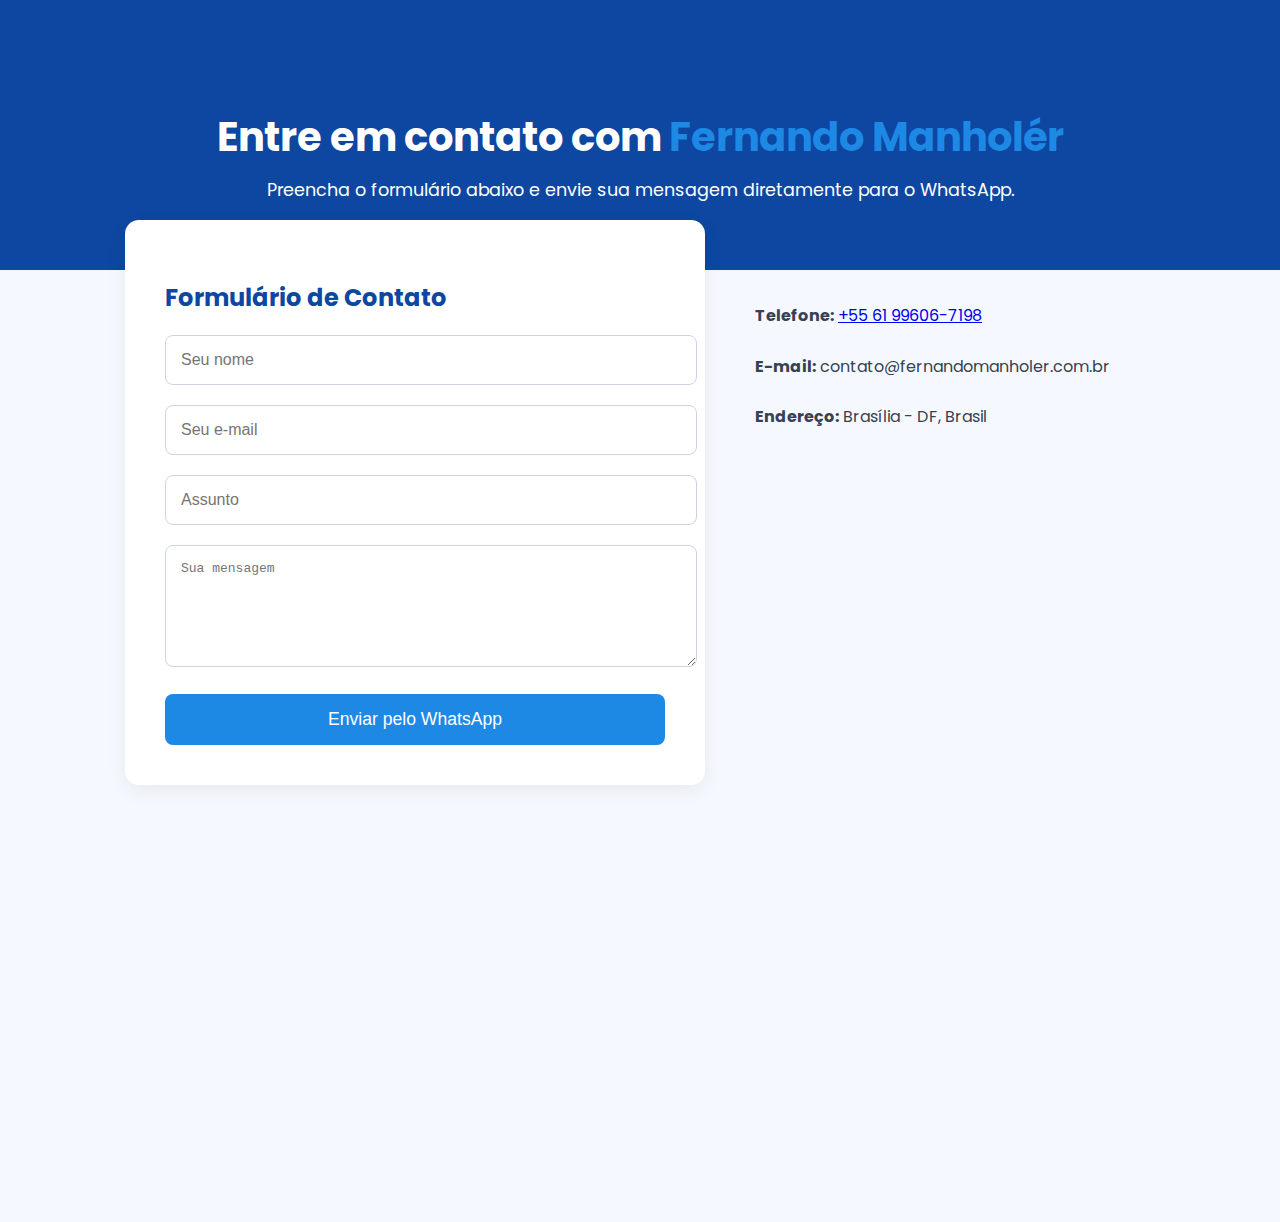
<file: contato.html>
<!DOCTYPE html>
<html lang="pt-BR">
<head>
<meta charset="UTF-8">
<meta name="viewport" content="width=device-width, initial-scale=1.0">
<title>Contato - Fernando Manholér</title>
<link href="https://fonts.googleapis.com/css2?family=Poppins:wght@400;500;600&display=swap" rel="stylesheet">
<style>
body {
  margin: 0;
  font-family: 'Poppins', sans-serif;
  background: #f5f9ff;
  color: #374151;
}

/* HEADER */
.contact-header {
  background: #0d47a1;
  color: #fff;
  padding: 80px 20px 50px;
  text-align: center;
}
.contact-header h1 {
  font-size: 2.5em;
  margin-bottom: 10px;
}
.contact-header h1 span {
  color: #1e88e5;
}
.contact-header p {
  font-size: 1.1em;
  margin-top: 10px;
}

/* FORMULARIO */
.contact-container {
  max-width: 1200px;
  margin: -50px auto 80px;
  display: flex;
  flex-wrap: wrap;
  gap: 50px;
  justify-content: center;
  padding: 0 20px;
}

.contact-form {
  background: #fff;
  padding: 40px;
  border-radius: 14px;
  box-shadow: 0 6px 20px rgba(0,0,0,0.06);
  flex: 1;
  min-width: 320px;
  max-width: 500px;
}

.contact-form h2 {
  color: #0d47a1;
  margin-bottom: 20px;
}

.contact-form input,
.contact-form textarea {
  width: 100%;
  padding: 15px;
  margin-bottom: 20px;
  border-radius: 8px;
  border: 1px solid #cbd5e1;
  font-size: 1em;
  transition: border 0.3s ease, box-shadow 0.3s ease;
}

.contact-form input:focus,
.contact-form textarea:focus {
  border-color: #1e88e5;
  box-shadow: 0 0 5px rgba(30,136,229,0.3);
  outline: none;
}

.contact-form button {
  background: #1e88e5;
  color: #fff;
  border: none;
  padding: 15px;
  width: 100%;
  border-radius: 8px;
  font-size: 1.1em;
  cursor: pointer;
  transition: background 0.3s ease;
}

.contact-form button:hover {
  background: #0d47a1;
}

/* INFO ADICIONAL */
.contact-info {
  flex: 1;
  min-width: 280px;
  max-width: 400px;
  display: flex;
  flex-direction: column;
  gap: 25px;
}

.contact-info h3 {
  color: #0d47a1;
  margin-bottom: 10px;
}

.contact-info p {
  margin: 0;
  line-height: 1.6;
}

/* MAPA */
.map-container {
  width: 100%;
  margin-top: 50px;
}

.map-container iframe {
  width: 100%;
  height: 350px;
  border: 0;
  border-radius: 14px;
}

/* RESPONSIVO */
@media(max-width:768px){
  .contact-container {
    flex-direction: column;
    align-items: center;
  }
}
</style>
</head>
<body>

<!-- HEADER -->
<section class="contact-header">
  <h1>Entre em contato com <span>Fernando Manholér</span></h1>
  <p>Preencha o formulário abaixo e envie sua mensagem diretamente para o WhatsApp.</p>
</section>

<!-- FORMULARIO + INFO -->
<section class="contact-container">
  <!-- FORMULÁRIO -->
  <form id="contactForm" class="contact-form">
    <h2>Formulário de Contato</h2>
    <input type="text" name="nome" placeholder="Seu nome" required>
    <input type="email" name="email" placeholder="Seu e-mail" required>
    <input type="text" name="assunto" placeholder="Assunto" required>
    <textarea name="mensagem" placeholder="Sua mensagem" rows="6" required></textarea>
    <button type="submit">Enviar pelo WhatsApp</button>
  </form>

  <!-- INFORMAÇÕES ADICIONAIS -->
  <div class="contact-info">
    <h3>Informações de Contato</h3>
    <p><strong>Telefone:</strong> <a href="https://wa.me/5561996067198" target="_blank">+55 61 99606-7198</a></p>
    <p><strong>E-mail:</strong> contato@fernandomanholer.com.br</p>
    <p><strong>Endereço:</strong> Brasília - DF, Brasil</p>
  </div>
</section>

<!-- MAPA -->
<div class="map-container">
  <iframe src="https://www.google.com/maps/embed?pb=!1m18!1m12!1m3!1d3972.123456!2d-47.8825!3d-15.7942!2m3!1f0!2f0!3f0!3m2!1i1024!2i768!4f13.1!3m3!1m2!1s0x935a2c123456789%3A0xabcdef123456!2sBras%C3%ADlia%20-%20DF!5e0!3m2!1spt-BR!2sbr!4v1698800000000" allowfullscreen="" loading="lazy"></iframe>
</div>

<script>
const form = document.getElementById("contactForm");

form.addEventListener("submit", function(e){
  e.preventDefault();

  const nome = form.nome.value;
  const email = form.email.value;
  const assunto = form.assunto.value;
  const mensagem = form.mensagem.value;

  const whatsappMessage = `*Mensagem de Contato*\n*Nome:* ${nome}\n*Email:* ${email}\n*Assunto:* ${assunto}\n*Mensagem:* ${mensagem}`;

  const whatsappNumber = "5561996067198"; // WhatsApp com código do Brasil
  const whatsappURL = `https://wa.me/${whatsappNumber}?text=${encodeURIComponent(whatsappMessage)}`;

  window.open(whatsappURL, "_blank");
});
</script>

</body>
</html>
</file>
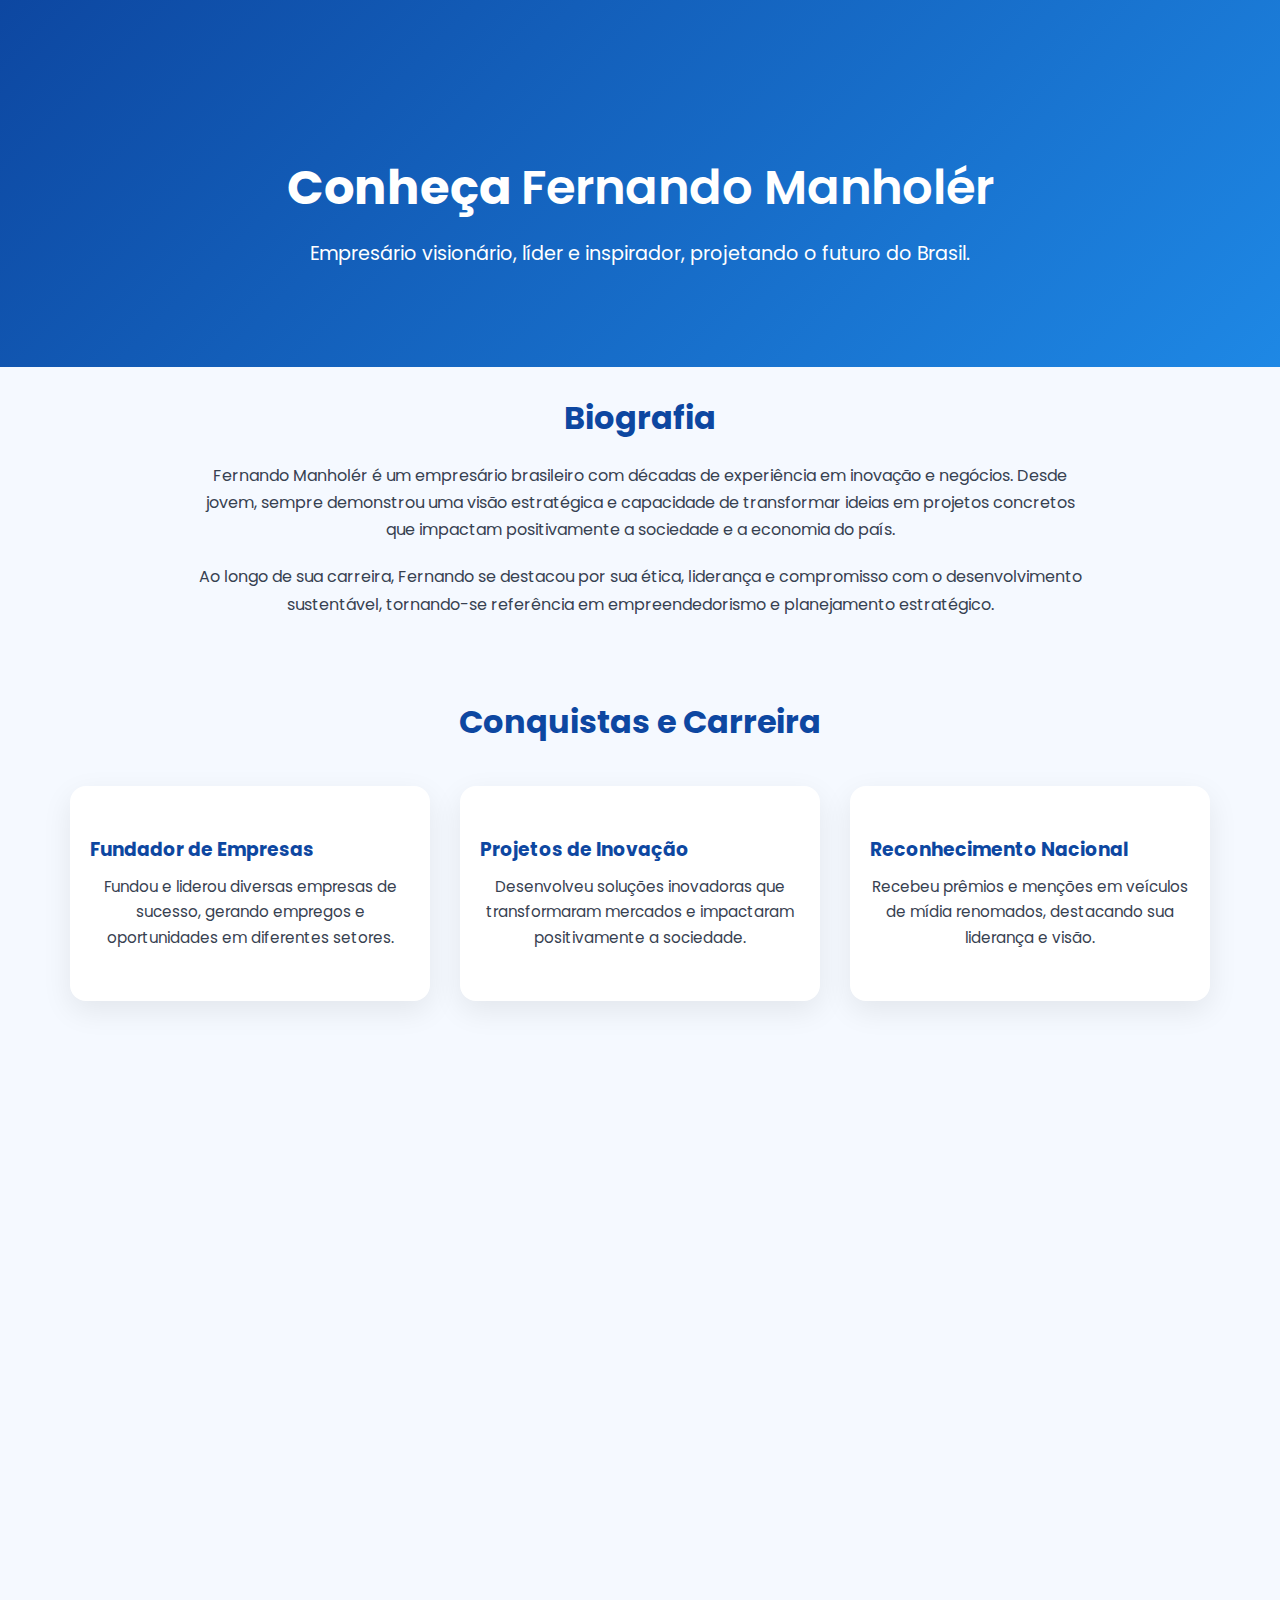
<file: sobre.html>
<!DOCTYPE html>
<html lang="pt-BR">
<head>
<meta charset="UTF-8">
<meta name="viewport" content="width=device-width, initial-scale=1.0">
<title>Sobre Fernando Manholér</title>
<link href="https://fonts.googleapis.com/css2?family=Poppins:wght@400;500;600&display=swap" rel="stylesheet">
<style>
body {
  margin: 0;
  font-family: 'Poppins', sans-serif;
  background: #f5f9ff;
  color: #374151;
  scroll-behavior: smooth;
}

/* HEADER */
.about-header {
  background: linear-gradient(135deg,#0d47a1,#1e88e5);
  color: #fff;
  padding: 120px 20px 80px;
  text-align: center;
}
.about-header h1 {
  font-size: 3em;
  margin-bottom: 15px;
  opacity: 0;
  transform: translateY(30px);
  transition: all 0.8s ease;
}
.about-header h1 span {
  font-weight: 600;
}
.about-header p {
  font-size: 1.2em;
  margin-top: 10px;
  opacity: 0;
  transform: translateY(30px);
  transition: all 0.8s ease 0.2s;
}

/* SEÇÕES */
.section {
  max-width: 1200px;
  margin: 0 auto 80px;
  padding: 0 20px;
  opacity: 0;
  transform: translateY(50px);
  transition: all 0.8s ease;
}
.section h2 {
  font-size: 2em;
  color: #0d47a1;
  margin-bottom: 20px;
  text-align: center;
}
.section h2 span {
  color: #1e88e5;
}
.section p {
  font-size: 1em;
  line-height: 1.7;
  color: #374151;
  max-width: 900px;
  margin: 0 auto 20px;
  text-align: center;
}

/* CONQUISTAS */
.achievements {
  display: flex;
  flex-wrap: wrap;
  gap: 30px;
  justify-content: center;
  margin-top: 40px;
}
.achievement-card {
  background: #fff;
  border-radius: 16px;
  padding: 30px 20px;
  flex: 1;
  min-width: 250px;
  max-width: 320px;
  box-shadow: 0 10px 30px rgba(0,0,0,0.08);
  transition: transform 0.5s ease, box-shadow 0.5s ease, opacity 0.5s ease;
  opacity: 0;
  transform: translateY(50px);
}
.achievement-card:hover {
  transform: translateY(-10px);
  box-shadow: 0 15px 40px rgba(0,0,0,0.15);
}
.achievement-card h3 {
  color: #0d47a1;
  margin-bottom: 10px;
}
.achievement-card p {
  color: #374151;
  font-size: 0.95em;
}

/* GALERIA */
.gallery {
  display: grid;
  grid-template-columns: repeat(auto-fit, minmax(250px, 1fr));
  gap: 20px;
  margin-top: 40px;
}
.gallery img {
  width: 100%;
  border-radius: 16px;
  object-fit: cover;
  transition: transform 0.5s ease, opacity 0.5s ease;
  opacity: 0;
  transform: translateY(50px);
}
.gallery img:hover {
  transform: scale(1.05);
}

/* RESPONSIVO */
@media(max-width:768px){
  .achievements {
    flex-direction: column;
    align-items: center;
  }
}
</style>
</head>
<body>

<!-- HEADER -->
<section class="about-header">
  <h1>Conheça <span>Fernando Manholér</span></h1>
  <p>Empresário visionário, líder e inspirador, projetando o futuro do Brasil.</p>
</section>

<!-- BIOGRAFIA -->
<section class="section">
  <h2>Biografia</h2>
  <p>Fernando Manholér é um empresário brasileiro com décadas de experiência em inovação e negócios. Desde jovem, sempre demonstrou uma visão estratégica e capacidade de transformar ideias em projetos concretos que impactam positivamente a sociedade e a economia do país.</p>
  <p>Ao longo de sua carreira, Fernando se destacou por sua ética, liderança e compromisso com o desenvolvimento sustentável, tornando-se referência em empreendedorismo e planejamento estratégico.</p>
</section>

<!-- CONQUISTAS -->
<section class="section">
  <h2>Conquistas e Carreira</h2>
  <div class="achievements">
    <div class="achievement-card">
      <h3>Fundador de Empresas</h3>
      <p>Fundou e liderou diversas empresas de sucesso, gerando empregos e oportunidades em diferentes setores.</p>
    </div>
    <div class="achievement-card">
      <h3>Projetos de Inovação</h3>
      <p>Desenvolveu soluções inovadoras que transformaram mercados e impactaram positivamente a sociedade.</p>
    </div>
    <div class="achievement-card">
      <h3>Reconhecimento Nacional</h3>
      <p>Recebeu prêmios e menções em veículos de mídia renomados, destacando sua liderança e visão.</p>
    </div>
  </div>
</section>

<!-- VISÃO E MISSÃO -->
<section class="section">
  <h2>Visão e Missão</h2>
  <p>Fernando acredita em um Brasil mais justo, inovador e competitivo. Sua missão é implementar estratégias que conectem tecnologia, educação e desenvolvimento econômico, criando oportunidades para todos.</p>
  <p>Sua visão é tornar o país referência em inovação, sustentabilidade e crescimento, inspirando novas gerações de líderes e empreendedores.</p>
</section>

<!-- GALERIA -->
<section class="section">
  <h2>Galeria</h2>
  <div class="gallery">
    <img src="imagens/banners/a.jpg" alt="Fernando Manholér 1">
    <img src="imagens/banners/b.jpeg" alt="Fernando Manholér 2">
    <img src="imagens/banners/c.jpg" alt="Fernando Manholér 3">
    <img src="imagens/banners/d.jpg" alt="Fernando Manholér 4">
  </div>
</section>

<script>
// Função para animar elementos quando entram na viewport
const observer = new IntersectionObserver(entries => {
  entries.forEach(entry => {
    if(entry.isIntersecting){
      entry.target.style.opacity = 1;
      entry.target.style.transform = 'translateY(0)';
      observer.unobserve(entry.target);
    }
  });
}, {threshold: 0.2});

// Seleciona todos elementos animáveis
const animatables = document.querySelectorAll('.section, .achievement-card, .about-header h1, .about-header p, .gallery img');
animatables.forEach(el => observer.observe(el));
</script>

</body>
</html>
</file>
